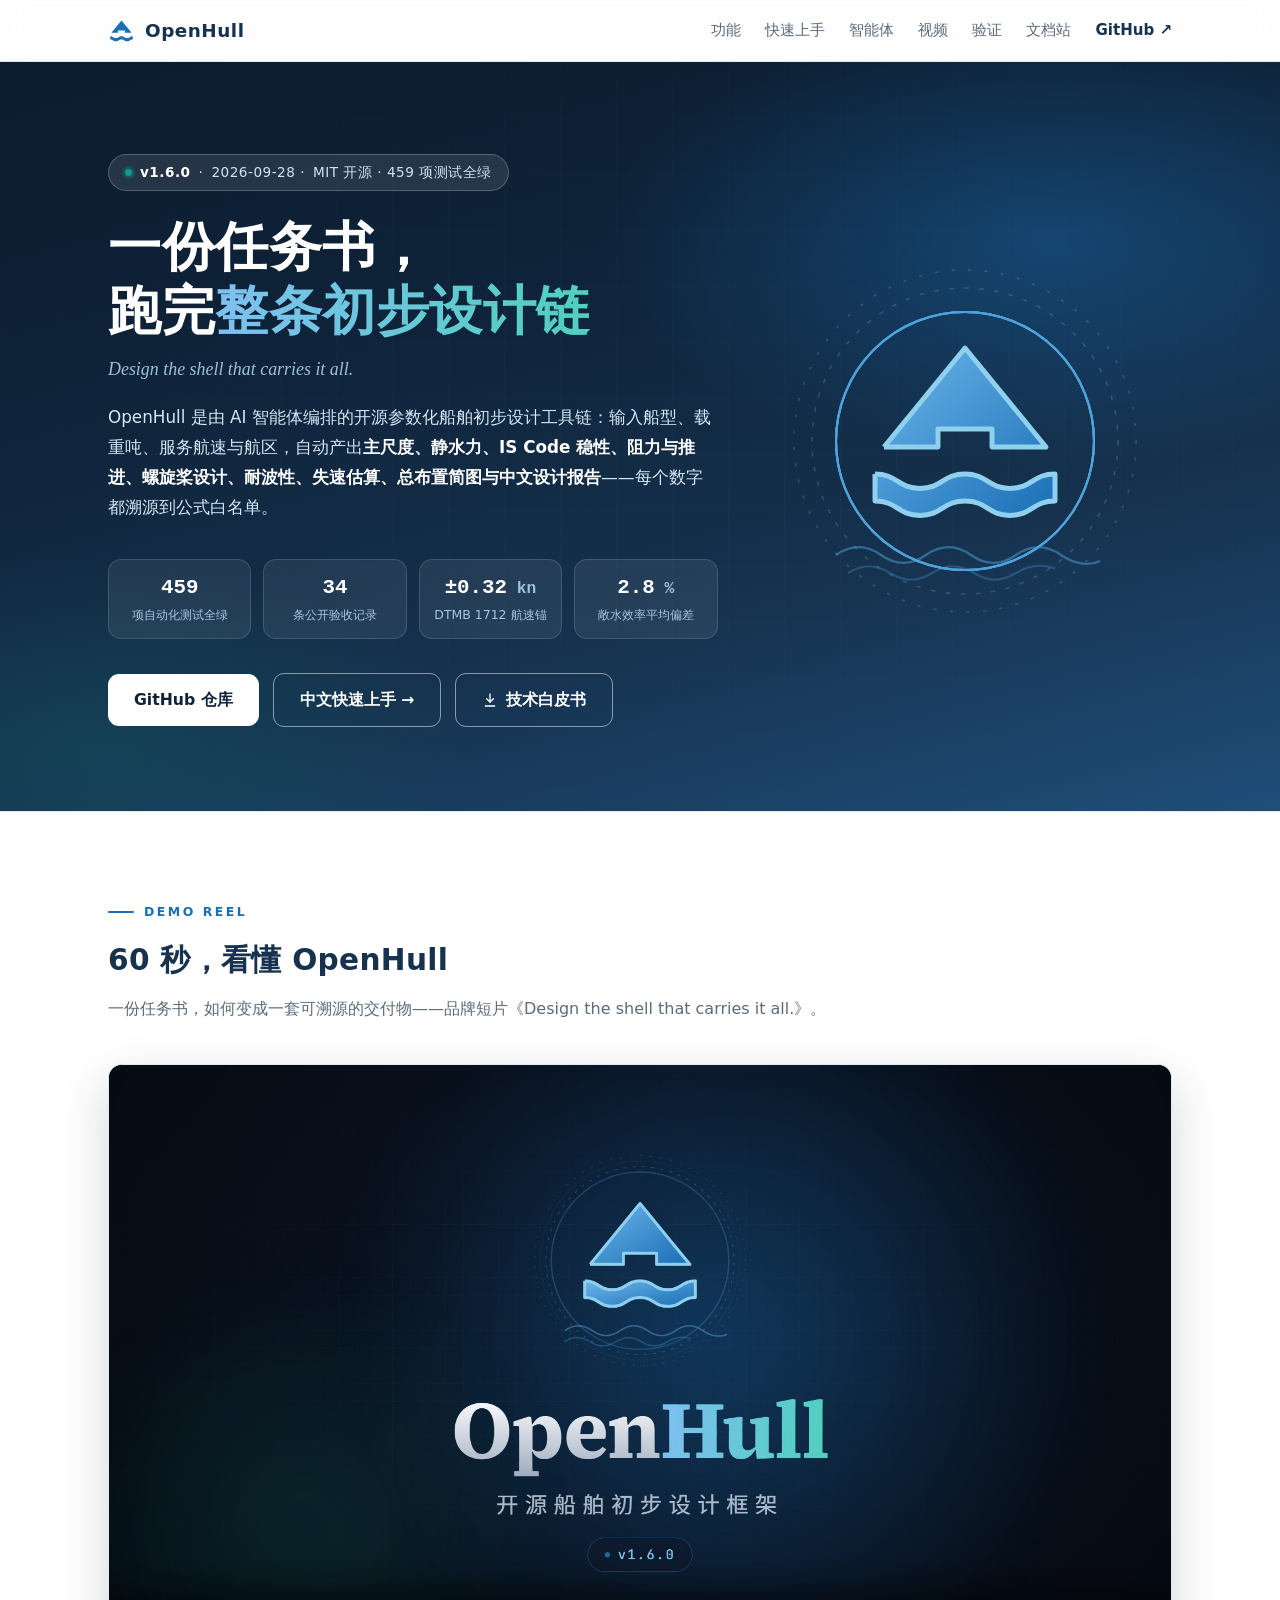
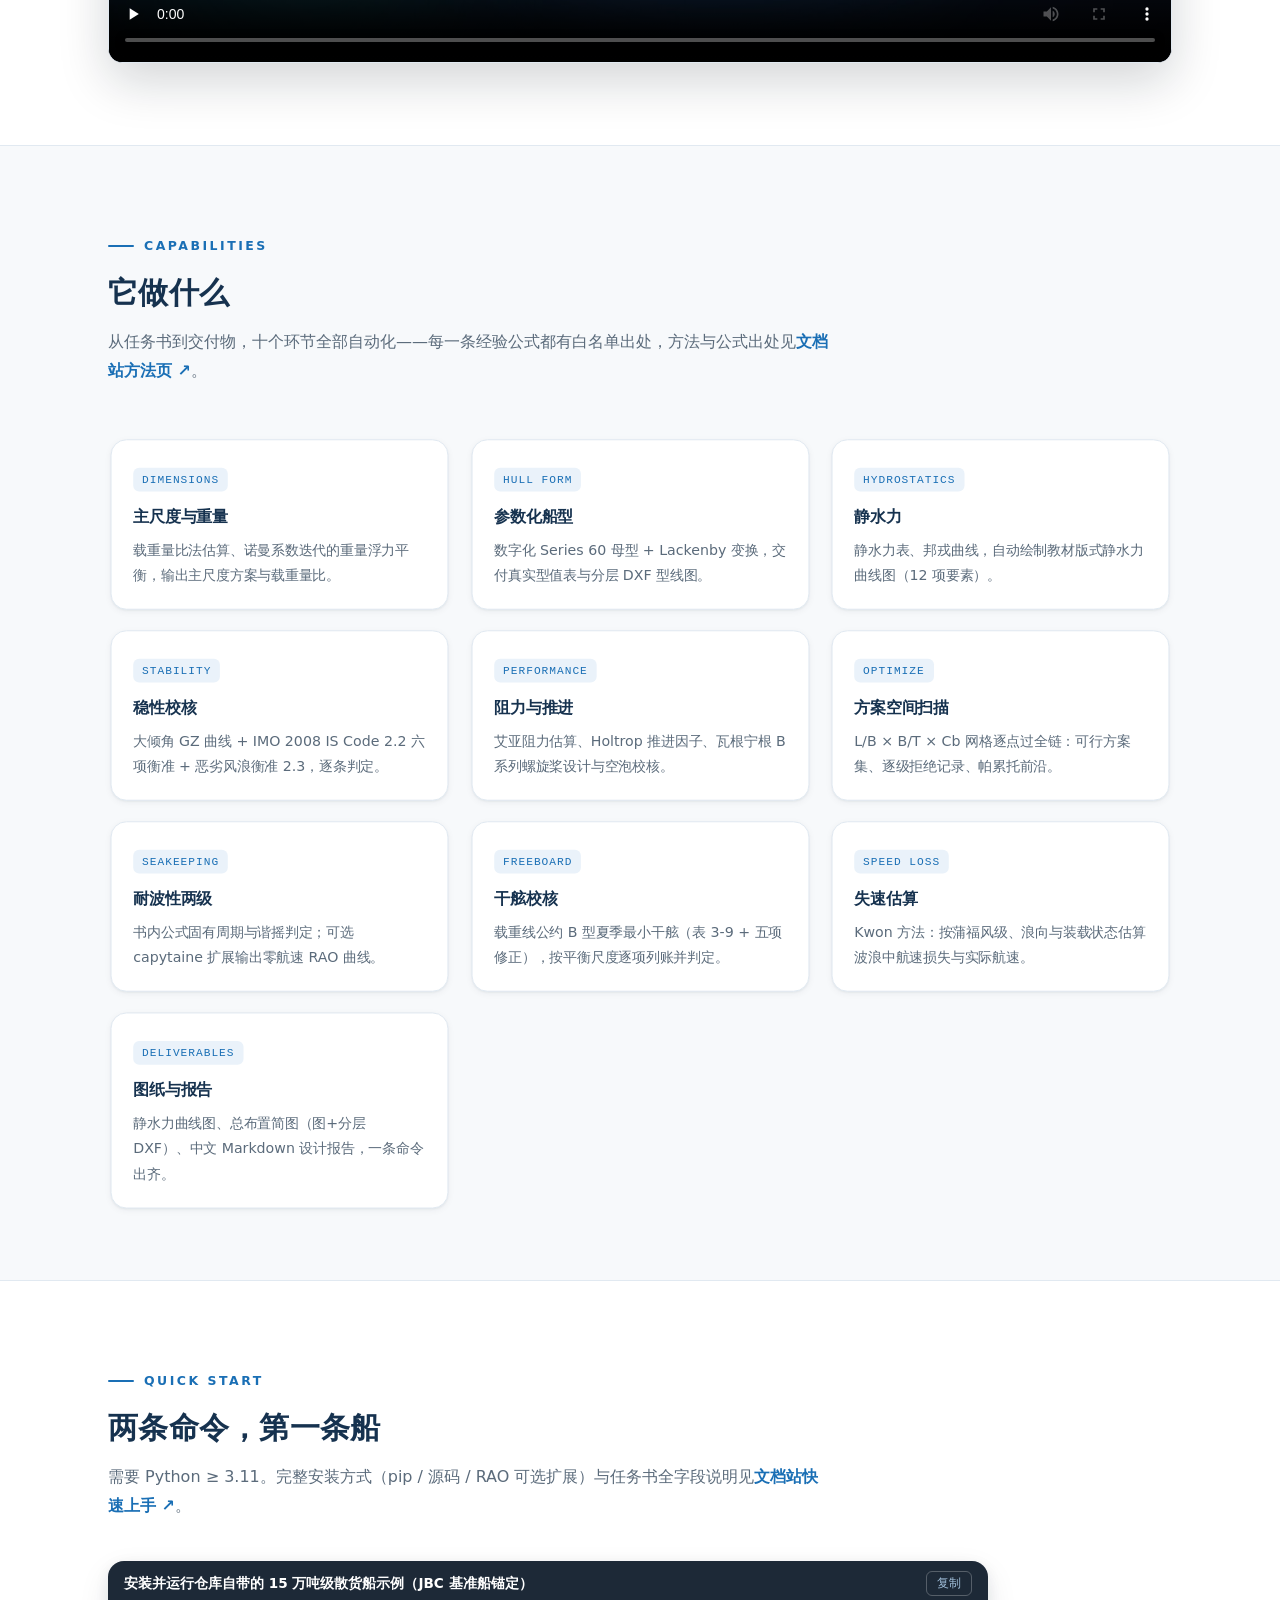
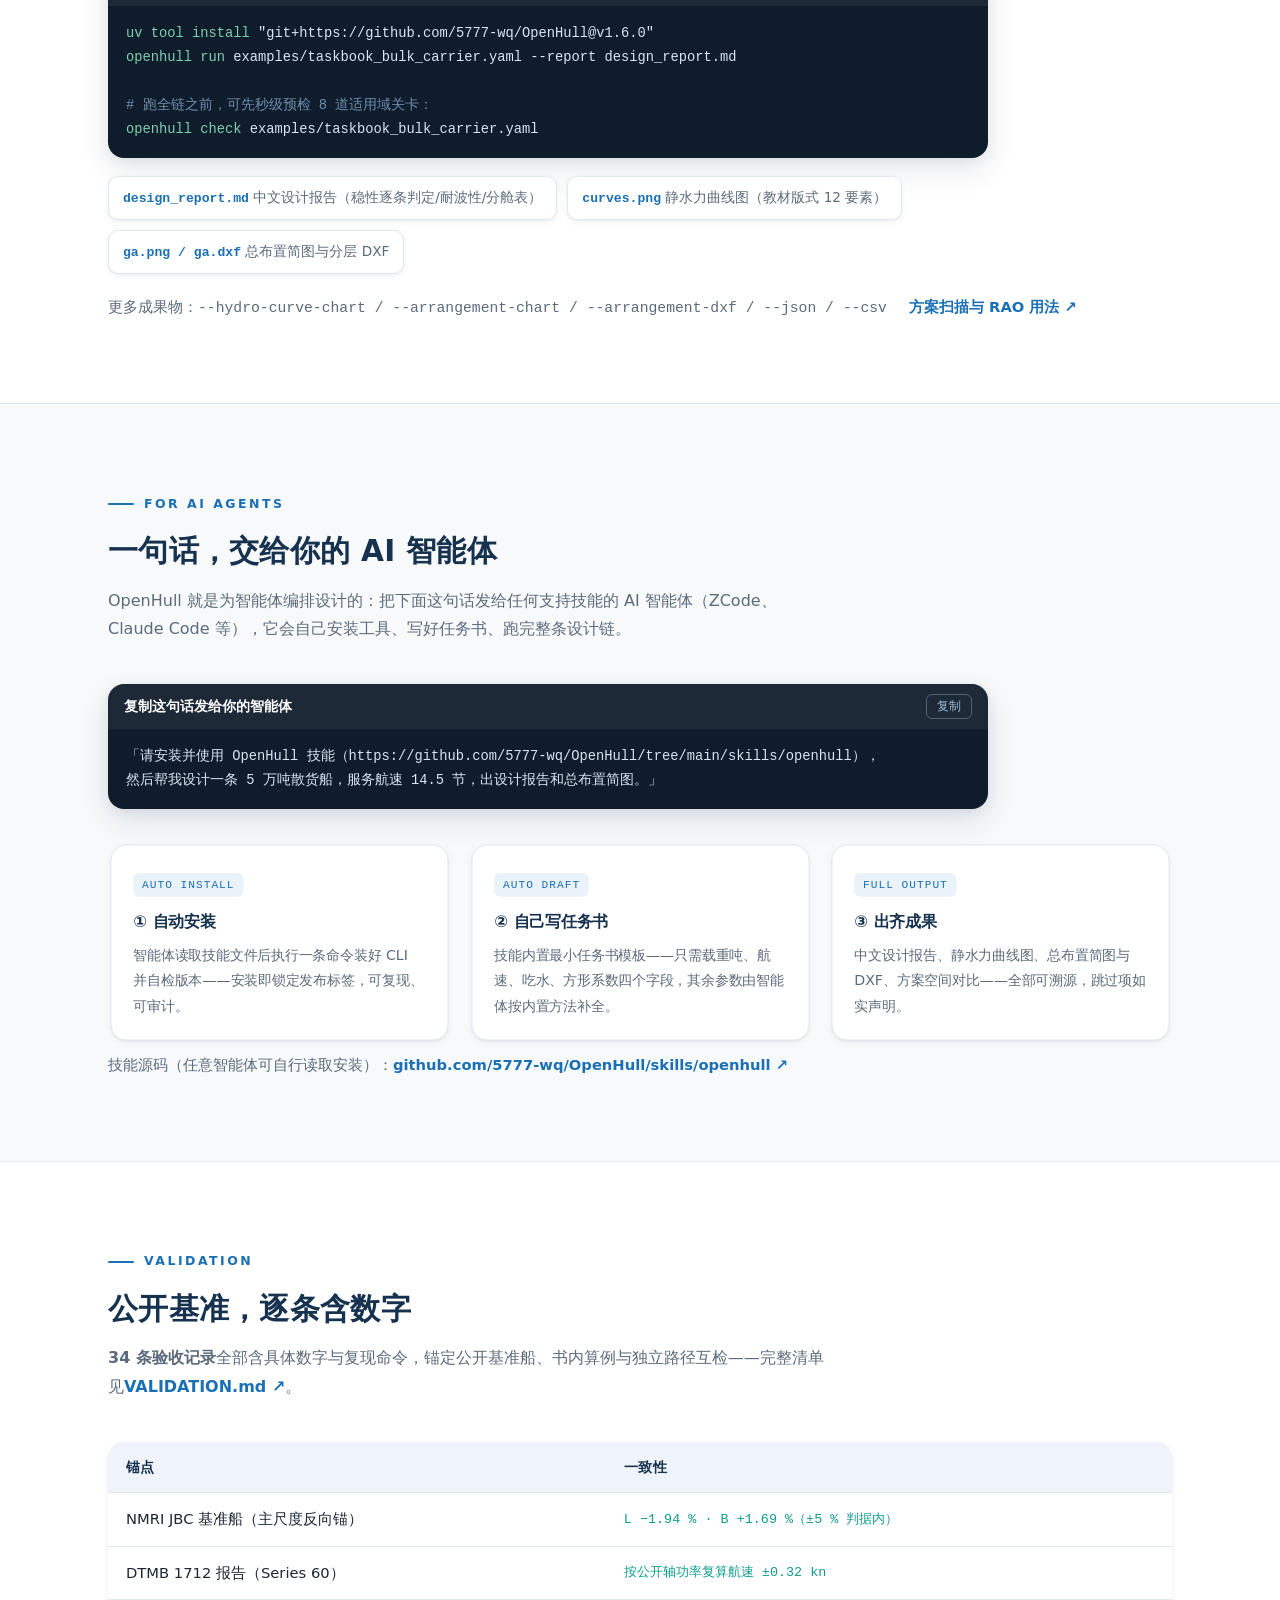
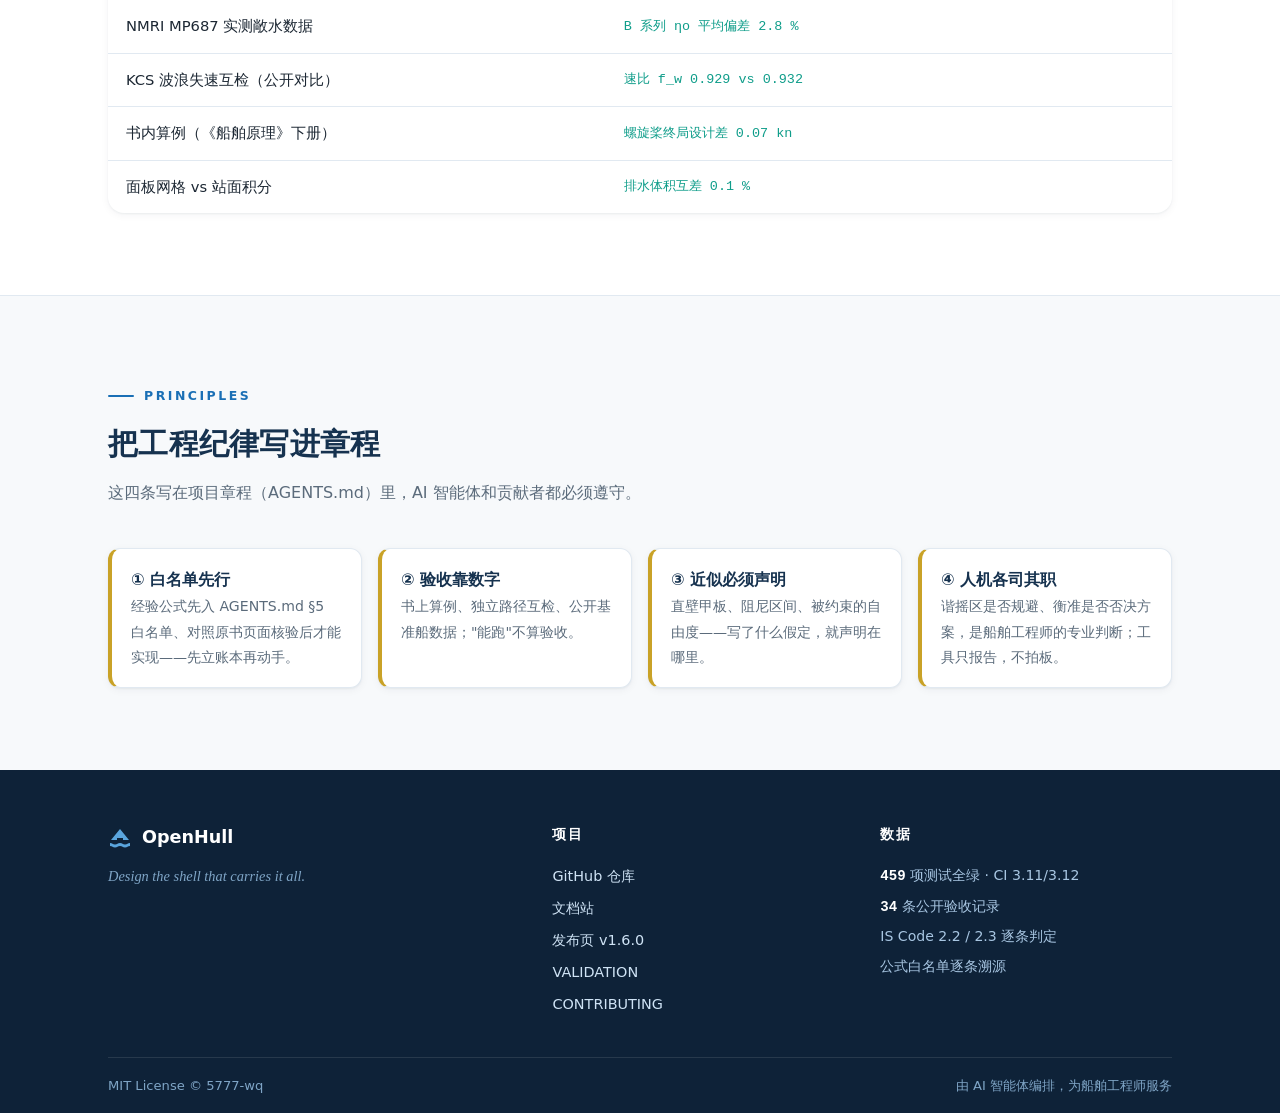
<file: index.html>
<!DOCTYPE html>
<html lang="zh-CN">
<head>
<meta charset="UTF-8">
<meta name="viewport" content="width=device-width, initial-scale=1.0">
<title>OpenHull — 开源参数化船舶初步设计工具链</title>
<meta name="description" content="OpenHull：由 AI 智能体编排的开源参数化船舶初步设计工具链。一份任务书，自动产出主尺度、静水力、IS Code 稳性、阻力推进、螺旋桨、耐波性、失速估算、图纸与中文设计报告——每个数字可溯源。">
<meta property="og:title" content="OpenHull — 开源参数化船舶初步设计工具链">
<meta property="og:description" content="一份任务书，自动产出主尺度、静水力、稳性、干舷、性能、耐波性、图纸与中文设计报告。v1.6.0 已发布，459 项测试全绿。">
<meta property="og:type" content="website">
<meta name="theme-color" content="#0e2238">
<link rel="icon" href="data:image/svg+xml,%3Csvg xmlns='http://www.w3.org/2000/svg' viewBox='0 0 24 24'%3E%3Cpath fill='%231a6fb5' d='M2 17c2.5 0 2.5 1.6 5 1.6S9.5 17 12 17s2.5 1.6 5 1.6S19.5 17 22 17v3c-2.5 0-2.5 1.6-5 1.6S14.5 20 12 20s-2.5 1.6-5 1.6S4.5 20 2 20v-3zM3 14l9-11 9 11h-6v-2h-6v2H3z'/%3E%3C/svg%3E">
<style>
  :root{
    --navy:#16324f; --navy-deep:#0e2238; --navy2:#1f4e79;
    --ink:#1c2733; --muted:#5b6b7b;
    --bg:#f7f9fb; --card:#ffffff; --line:#e1e9f1;
    --accent:#1a6fb5; --accent-soft:#eaf2fa;
    --accent2:#0f9d8a; --gold:#c9a227;
    --code-bg:#0f1c2b; --code-ink:#d8e6f3;
    --radius:16px;
    --shadow-sm:0 1px 2px rgba(14,34,56,.05),0 2px 8px rgba(14,34,56,.05);
    --shadow-md:0 4px 14px rgba(14,34,56,.08),0 12px 32px rgba(14,34,56,.09);
    --mono:ui-monospace,'Cascadia Code',Consolas,'Courier New',monospace;
    --ease:cubic-bezier(.38,.7,.125,1);
  }
  *{margin:0;padding:0;box-sizing:border-box}
  html{scroll-behavior:smooth}
  body{font-family:"Source Han Sans SC","Noto Sans SC","Microsoft YaHei","PingFang SC",system-ui,-apple-system,sans-serif;color:var(--ink);background:var(--bg);line-height:1.8;-webkit-font-smoothing:antialiased}
  .wrap{max-width:1120px;margin:0 auto;padding:0 28px}
  .mono{font-family:var(--mono)}

  /* ---- scroll progress ---- */
  #progress{position:fixed;top:0;left:0;height:2.5px;width:0;z-index:99;
    background:linear-gradient(90deg,var(--accent),var(--accent2));border-radius:0 2px 2px 0}

  /* ---- nav ---- */
  .nav{position:sticky;top:0;z-index:50;background:rgba(255,255,255,.86);backdrop-filter:blur(12px);border-bottom:1px solid var(--line)}
  .nav__in{max-width:1120px;margin:0 auto;padding:14px 28px;display:flex;align-items:center;gap:28px}
  .brand{display:flex;align-items:center;gap:10px;text-decoration:none;color:var(--navy);font-weight:800;font-size:1.15rem;letter-spacing:.5px}
  .brand svg{width:27px;height:27px;color:var(--accent);transition:transform .5s var(--ease)}
  .brand:hover svg{transform:translateY(-2px) rotate(-4deg)}
  .nav__links{margin-left:auto;display:flex;gap:24px;flex-wrap:wrap}
  .nav__links a{position:relative;text-decoration:none;color:var(--muted);font-size:.94rem;font-weight:500;padding:2px 0;transition:color .2s}
  .nav__links a::after{content:"";position:absolute;left:0;bottom:-3px;width:0;height:2px;background:var(--accent);border-radius:2px;transition:width .28s var(--ease)}
  .nav__links a:hover{color:var(--navy)}
  .nav__links a:hover::after{width:100%}
  .nav__links a.gh{color:var(--navy);font-weight:700}

  /* ---- hero ---- */
  .hero{background:linear-gradient(165deg,#0b1c2e 0%,var(--navy-deep) 30%,var(--navy) 68%,var(--navy2) 100%);color:#fff;position:relative;overflow:hidden}
  .hero__grid-bg{position:absolute;inset:0;opacity:.35;pointer-events:none;
    background-image:linear-gradient(rgba(120,170,220,.07) 1px,transparent 1px),linear-gradient(90deg,rgba(120,170,220,.07) 1px,transparent 1px);
    background-size:56px 56px;
    -webkit-mask-image:radial-gradient(75% 90% at 60% 40%,#000 30%,transparent 100%);
            mask-image:radial-gradient(75% 90% at 60% 40%,#000 30%,transparent 100%)}
  .hero::after{content:"";position:absolute;inset:0;pointer-events:none;background:
    radial-gradient(640px 320px at 82% 24%,rgba(26,111,181,.42),transparent 70%),
    radial-gradient(520px 280px at 8% 92%,rgba(15,157,138,.16),transparent 70%)}
  .hero .wrap{position:relative;z-index:2;display:grid;grid-template-columns:minmax(0,1.25fr) minmax(0,.85fr);gap:40px;align-items:center;padding:92px 28px 84px}
  .hero__copy{min-width:0}
  .ver{display:inline-flex;align-items:center;gap:8px;background:rgba(255,255,255,.10);border:1px solid rgba(255,255,255,.22);border-radius:999px;padding:5px 16px;font-size:.85rem;letter-spacing:.5px;color:#cfe3f5}
  .ver b{color:#fff}
  .ver .dot{width:7px;height:7px;border-radius:50%;background:var(--accent2);box-shadow:0 0 0 3px rgba(15,157,138,.25)}
  .hero h1{font-size:clamp(2.1rem,4.6vw,3.3rem);line-height:1.22;margin:24px 0 10px;font-weight:900;letter-spacing:.01em}
  .hero h1 em{font-style:normal;background:linear-gradient(92deg,#7fc0f2,#4fd0bd);-webkit-background-clip:text;background-clip:text;color:transparent}
  .hero .slogan{font-family:Georgia,'Times New Roman',serif;font-style:italic;font-size:1.12rem;color:#9dc0de;margin-bottom:16px}
  .hero p.lead{max-width:640px;font-size:1.05rem;color:#d5e6f4}
  .hero p.lead b{color:#fff}
  .stats{display:grid;grid-template-columns:repeat(4,1fr);gap:12px;margin-top:36px;max-width:700px}
  .stat{background:rgba(255,255,255,.07);border:1px solid rgba(255,255,255,.14);border-radius:13px;padding:15px 10px 12px;text-align:center;transition:transform .2s cubic-bezier(0,0,.2,1),background .2s cubic-bezier(0,0,.2,1)}
  .stat:hover{transform:translateY(-3px);background:rgba(255,255,255,.12)}
  .stat b{display:block;font-size:1.3rem;color:#fff;font-family:var(--mono);line-height:1.25;white-space:nowrap}
  .stat b i{font-style:normal;font-size:.78em;color:#9dc0de}
  .stat > span{font-size:.78rem;color:#a8c6e2;display:block;margin-top:3px}
  .cta{margin-top:34px;display:flex;gap:14px;flex-wrap:wrap;align-items:center}
  .btn{position:relative;display:inline-flex;align-items:center;gap:8px;padding:12px 26px;border-radius:11px;text-decoration:none;font-weight:700;font-size:.98rem;transition:transform .2s cubic-bezier(0,0,.2,1),box-shadow .2s cubic-bezier(0,0,.2,1),background .2s cubic-bezier(0,0,.2,1)}
  .btn svg{width:16px;height:16px;flex:none}
  /* Telegram 按压律：按下瞬时着色（HighlightableButton），松开才走过渡 */
  .btn:active{transform:scale(.97);transition:none}
  .btn--primary{background:#fff;color:var(--navy-deep);overflow:hidden}
  .btn--primary:hover{transform:translateY(-2px);box-shadow:0 10px 28px rgba(0,0,0,.32)}
  .btn--primary::after{content:"";position:absolute;top:0;left:-80%;width:50%;height:100%;background:linear-gradient(100deg,transparent,rgba(26,111,181,.18),transparent);transform:skewX(-18deg);transition:left .6s var(--ease)}
  .btn--primary:hover::after{left:130%}
  .btn--ghost{border:1.5px solid rgba(255,255,255,.5);color:#fff}
  .btn--ghost:hover{background:rgba(255,255,255,.12);transform:translateY(-2px)}
  .hero__emblem{position:relative;display:flex;justify-content:center;min-width:0}
  .hero__emblem svg{width:min(100%,360px);height:auto;overflow:visible}
  .ring{fill:none;stroke:#7fb2dd;opacity:.28}
  .ring--1{animation:spin 46s linear infinite;transform-origin:center}
  .ring--2{animation:spin 70s linear infinite reverse;transform-origin:center}
  @keyframes spin{to{transform:rotate(360deg)}}
  .mark-fill{fill:url(#markGrad)}
  .mark-stroke{fill:none;stroke:#8fd0ef;stroke-width:.55;stroke-linejoin:round;
    stroke-dasharray:120;stroke-dashoffset:120;animation:draw 2.4s var(--ease) .3s forwards}
  @keyframes draw{to{stroke-dashoffset:0}}
  .mark-fill{opacity:0;animation:fadein 1.2s ease 1.6s forwards}
  @keyframes fadein{to{opacity:1}}
  .float{animation:float 7s ease-in-out infinite;transform-origin:center}
  @keyframes float{0%,100%{transform:translateY(0)}50%{transform:translateY(-10px)}}
  .ripple{fill:none;stroke:#4fa3dd;transform-origin:center;animation:ripple 4.5s ease-out infinite}
  .ripple--2{animation-delay:1.5s}
  .ripple--3{animation-delay:3s}
  @keyframes ripple{0%{transform:scale(.82);opacity:.45}70%{opacity:0}100%{transform:scale(1.28);opacity:0}}
  .wave-line{stroke:#4fa3dd;fill:none;opacity:.5;animation:drift 9s ease-in-out infinite}
  .wave-line--2{animation-delay:-4.5s;opacity:.3}
  @keyframes drift{0%,100%{transform:translateX(0)}50%{transform:translateX(9px)}}

  /* ---- promo video ---- */
  .promovid{max-width:1100px;margin:36px auto 0;border-radius:14px;overflow:hidden;
    border:1px solid var(--line);background:#0a0d13;
    box-shadow:0 18px 50px rgba(10,20,35,.18)}
  .promovid video{display:block;width:100%;height:auto}

  /* ---- sections ---- */
  section{padding:82px 0}
  section.alt{background:#fff;border-top:1px solid var(--line);border-bottom:1px solid var(--line)}
  .sec__head{margin-bottom:40px}
  .kicker{display:inline-flex;align-items:center;gap:10px;font-size:.78rem;letter-spacing:2.5px;color:var(--accent);font-weight:800;margin-bottom:10px}
  .kicker::before{content:"";width:26px;height:2px;background:var(--accent);border-radius:2px}
  .sec__title{font-size:1.85rem;font-weight:900;color:var(--navy);margin-bottom:8px;letter-spacing:.01em}
  .sec__sub{color:var(--muted);max-width:720px}
  .sec__sub a{color:var(--accent);text-decoration:none;font-weight:600}
  .sec__sub a:hover{text-decoration:underline}

  /* ---- features ---- */
  .grid{display:grid;grid-template-columns:repeat(auto-fit,minmax(300px,1fr));gap:18px}
  .card{position:relative;background:var(--card);border:1px solid var(--line);border-radius:var(--radius);padding:24px 22px 20px;box-shadow:var(--shadow-sm);transition:transform .2s cubic-bezier(0,0,.2,1),box-shadow .2s cubic-bezier(0,0,.2,1)}
  .card:active{transition:none}
  .card::before{content:"";position:absolute;top:-1px;left:22px;right:100%;height:2.5px;background:linear-gradient(90deg,var(--accent),var(--accent2));border-radius:2px;transition:right .45s var(--ease)}
  .card:hover{transform:translateY(-4px);box-shadow:var(--shadow-md)}
  .card:hover::before{right:22px}
  .card h3{font-size:1.03rem;color:var(--navy);margin-bottom:6px}
  .card p{font-size:.9rem;color:var(--muted)}
  .card .tag{display:inline-block;font-family:var(--mono);font-size:.71rem;letter-spacing:1px;background:var(--accent-soft);color:var(--accent);border-radius:6px;padding:2px 9px;margin-bottom:11px}

  /* ---- quickstart ---- */
  .steps{display:grid;gap:16px;max-width:880px}
  .step{background:var(--code-bg);border-radius:var(--radius);overflow:hidden;box-shadow:var(--shadow-md)}
  .step__head{display:flex;align-items:center;justify-content:space-between;padding:10px 16px;background:rgba(255,255,255,.06);color:#9fbdd8;font-size:.85rem}
  .step__head b{color:#fff}
  .copy{border:1px solid rgba(255,255,255,.25);background:transparent;color:#9fbdd8;border-radius:6px;padding:3px 10px;font-size:.75rem;cursor:pointer;transition:.2s}
  .copy:hover{color:#fff;border-color:#fff}
  .step pre{padding:16px 18px;overflow-x:auto;font-family:var(--mono);font-size:.86rem;line-height:1.75;color:var(--code-ink)}
  .c{color:#6f8fae}
  .o{color:#7fd0b0}
  .outrow{display:flex;gap:10px;flex-wrap:wrap;margin-top:18px;max-width:880px}
  .outchip{background:#fff;border:1px solid var(--line);border-radius:10px;padding:8px 14px;font-size:.85rem;color:var(--muted);box-shadow:var(--shadow-sm)}
  .outchip .mono{color:var(--accent);font-weight:700;font-size:.82rem}
  .linkrow{margin-top:20px;font-size:.92rem;color:var(--muted);display:flex;gap:22px;flex-wrap:wrap}
  .linkrow a{color:var(--accent);text-decoration:none;font-weight:600}
  .linkrow a:hover{text-decoration:underline}

  /* ---- agent ---- */
  .agent-note{margin-top:22px;font-size:.92rem;color:var(--muted)}
  .agent-note a{color:var(--accent);font-weight:600;text-decoration:none}
  .agent-note a:hover{text-decoration:underline}

  /* ---- validation ---- */
  table{width:100%;border-collapse:collapse;background:var(--card);border-radius:var(--radius);overflow:hidden;font-size:.92rem;box-shadow:var(--shadow-sm)}
  th,td{padding:13px 18px;text-align:left;border-bottom:1px solid var(--line)}
  th{background:#eef4f9;color:var(--navy);font-weight:800;font-size:.86rem;letter-spacing:.03em}
  tbody tr{transition:background .2s}
  tbody tr:hover{background:#f4f9fd}
  tbody tr:last-child td{border-bottom:none}
  td:last-child{font-family:var(--mono);font-size:.84rem;color:var(--accent2);white-space:nowrap}
  @media (max-width:720px){td:last-child{white-space:normal}}

  /* ---- principles ---- */
  .pills{display:grid;grid-template-columns:repeat(auto-fit,minmax(240px,1fr));gap:16px}
  .pill{background:var(--card);border:1px solid var(--line);border-left:4px solid var(--gold);border-radius:12px;padding:17px 19px;box-shadow:var(--shadow-sm);transition:transform .3s var(--ease),box-shadow .3s var(--ease)}
  .pill:hover{transform:translateY(-3px);box-shadow:var(--shadow-md)}
  .pill b{color:var(--navy)}
  .pill p{font-size:.88rem;color:var(--muted)}

  /* ---- footer ---- */
  footer{background:var(--navy-deep);color:#a8c6e2;padding:52px 0 0;font-size:.9rem}
  footer .cols{display:grid;grid-template-columns:1.4fr 1fr 1fr;gap:36px;padding-bottom:36px}
  footer h4{color:#fff;font-size:.86rem;letter-spacing:1.5px;margin-bottom:14px;font-weight:800}
  footer .fbrand{display:flex;align-items:center;gap:10px;color:#fff;font-weight:800;font-size:1.1rem;margin-bottom:10px}
  footer .fbrand svg{width:24px;height:24px;color:#5aa5dd}
  footer .slogan{font-family:Georgia,serif;font-style:italic;font-size:.9rem;color:#7fa5c6}
  footer a{color:#cfe3f5;text-decoration:none;display:block;padding:3px 0;transition:color .2s}
  footer a:hover{color:#fff}
  footer .facts{font-size:.88rem;line-height:2.1}
  footer .facts b{color:#fff;font-family:var(--mono)}
  footer .bar{border-top:1px solid rgba(255,255,255,.1);padding:16px 0;display:flex;justify-content:space-between;gap:14px;flex-wrap:wrap;font-size:.82rem;color:#7fa5c6}

  /* ---- reveal / motion ---- */
  .js .reveal{opacity:0;transform:translateY(18px);transition:opacity .55s var(--ease),transform .55s var(--ease)}
  .js .reveal.on{opacity:1;transform:none}
  /* Telegram 卡片入场律：0.4-0.5s 招牌曲线 + 轻缩放（grid 内元素） */
  .js :is(.card,.stat).reveal{transform:translateY(12px) scale(.985);transition-duration:.5s}
  .hero .up{opacity:0;transform:translateY(16px);animation:heroUp .7s var(--ease) forwards}
  @keyframes heroUp{to{opacity:1;transform:none}}

  @media (prefers-reduced-motion:reduce){
    *,*::before,*::after{animation:none!important;transition:none!important}
    .js .reveal{opacity:1;transform:none}
    .hero .up{opacity:1;transform:none}
    .mark-stroke{stroke-dashoffset:0}.mark-fill{opacity:1}
  }
  @media (max-width:900px){
    .hero .wrap{grid-template-columns:1fr;padding:64px 24px 56px}
    .hero__emblem{order:-1}
    .hero__emblem svg{width:min(58vw,220px)}
    .stats{grid-template-columns:repeat(2,1fr)}
    .ver{font-size:.76rem;padding:4px 12px}
    .ver-date{display:none}
    footer .cols{grid-template-columns:1fr;gap:22px}
  }
  @media (max-width:720px){.nav__links{display:none}}
</style>
</head>
<body id="top">
<div id="progress"></div>

<nav class="nav">
  <div class="nav__in">
    <a class="brand" href="#top" aria-label="OpenHull">
      <svg viewBox="0 0 24 24" fill="currentColor" aria-hidden="true"><path d="M2 17c2.5 0 2.5 1.6 5 1.6S9.5 17 12 17s2.5 1.6 5 1.6S19.5 17 22 17v3c-2.5 0-2.5 1.6-5 1.6S14.5 20 12 20s-2.5 1.6-5 1.6S4.5 20 2 20v-3zM3 14l9-11 9 11h-6v-2h-6v2H3z"/></svg>
      OpenHull
    </a>
    <div class="nav__links">
      <a href="#features">功能</a>
      <a href="#quickstart">快速上手</a>
      <a href="#agent">智能体</a>
      <a href="#promo">视频</a>
      <a href="#validation">验证</a>
      <a href="https://5777-wq.github.io/OpenHull/" target="_blank" rel="noopener">文档站</a>
      <a class="gh" href="https://github.com/5777-wq/OpenHull" target="_blank" rel="noopener">GitHub ↗</a>
    </div>
  </div>
</nav>

<header class="hero">
  <div class="hero__grid-bg"></div>
  <div class="wrap">
    <div class="hero__copy">
      <span class="ver up" style="animation-delay:.05s"><span class="dot"></span><b>v1.6.0</b> · <span class="ver-date">2026-09-28 ·</span> MIT 开源 · 459 项测试全绿</span>
      <h1 class="up" style="animation-delay:.15s">一份任务书，<br>跑完<em>整条初步设计链</em></h1>
      <p class="slogan up" style="animation-delay:.25s">Design the shell that carries it all.</p>
      <p class="lead up" style="animation-delay:.35s">OpenHull 是由 AI 智能体编排的开源参数化船舶初步设计工具链：输入船型、载重吨、服务航速与航区，自动产出<b>主尺度、静水力、IS Code 稳性、阻力与推进、螺旋桨设计、耐波性、失速估算、总布置简图与中文设计报告</b>——每个数字都溯源到公式白名单。</p>
      <div class="stats up" style="animation-delay:.45s">
        <div class="stat"><b><span data-count="459">459</span></b><span>项自动化测试全绿</span></div>
        <div class="stat"><b><span data-count="34">34</span></b><span>条公开验收记录</span></div>
        <div class="stat"><b>±<span data-count="0.32" data-decimals="2">0.32</span><i> kn</i></b><span>DTMB 1712 航速锚</span></div>
        <div class="stat"><b><span data-count="2.8" data-decimals="1">2.8</span><i> %</i></b><span>敞水效率平均偏差</span></div>
      </div>
      <div class="cta up" style="animation-delay:.55s">
        <a class="btn btn--primary" href="https://github.com/5777-wq/OpenHull" target="_blank" rel="noopener">GitHub 仓库</a>
        <a class="btn btn--ghost" href="https://5777-wq.github.io/OpenHull/quickstart-zh/" target="_blank" rel="noopener">中文快速上手 →</a>
        <a class="btn btn--ghost" href="openhull-whitepaper-zh.pdf" download="OpenHull-技术白皮书-v1.6.0.pdf"><svg viewBox="0 0 24 24" fill="none" stroke="currentColor" stroke-width="2" stroke-linecap="round" stroke-linejoin="round" aria-hidden="true"><path d="M12 3v12"/><path d="m7 10 5 5 5-5"/><path d="M5 21h14"/></svg>技术白皮书</a>
      </div>
    </div>
    <div class="hero__emblem up" style="animation-delay:.3s" aria-hidden="true">
      <svg viewBox="0 0 240 240">
        <defs>
          <linearGradient id="markGrad" x1="0" y1="0" x2="1" y2="1">
            <stop offset="0" stop-color="#6db6ec"/><stop offset="1" stop-color="#1a6fb5"/>
          </linearGradient>
        </defs>
        <circle class="ripple" cx="120" cy="120" r="86" stroke-width="1.4"/>
        <circle class="ripple ripple--2" cx="120" cy="120" r="86" stroke-width="1.4"/>
        <circle class="ripple ripple--3" cx="120" cy="120" r="86" stroke-width="1.4"/>
        <circle class="ring ring--1" cx="120" cy="120" r="102" stroke-width="1" stroke-dasharray="3 7"/>
        <circle class="ring ring--2" cx="120" cy="120" r="114" stroke-width="1" stroke-dasharray="2 9" opacity=".2"/>
        <g class="float">
          <path class="mark-fill" transform="translate(48 40) scale(6)" d="M2 17c2.5 0 2.5 1.6 5 1.6S9.5 17 12 17s2.5 1.6 5 1.6S19.5 17 22 17v3c-2.5 0-2.5 1.6-5 1.6S14.5 20 12 20s-2.5 1.6-5 1.6S4.5 20 2 20v-3zM3 14l9-11 9 11h-6v-2h-6v2H3z"/>
          <path class="mark-stroke" transform="translate(48 40) scale(6)" d="M2 17c2.5 0 2.5 1.6 5 1.6S9.5 17 12 17s2.5 1.6 5 1.6S19.5 17 22 17v3c-2.5 0-2.5 1.6-5 1.6S14.5 20 12 20s-2.5 1.6-5 1.6S4.5 20 2 20v-3zM3 14l9-11 9 11h-6v-2h-6v2H3z"/>
        </g>
        <path class="wave-line" stroke-width="1.6" d="M34 196c10-7 20-7 30 0s20 7 30 0 20-7 30 0 20 7 30 0 20-7 30 0 20 7 26 4"/>
        <path class="wave-line wave-line--2" stroke-width="1.4" d="M42 208c10-6 18-6 28 0s18 6 28 0 18-6 28 0 18 6 28 0 18-6 26-3"/>
      </svg>
    </div>
  </div>
</header>

<section id="promo" class="alt">
  <div class="wrap">
    <div class="sec__head">
      <span class="kicker">DEMO REEL</span>
      <h2 class="sec__title">60 秒，看懂 OpenHull</h2>
      <p class="sec__sub">一份任务书，如何变成一套可溯源的交付物——品牌短片《Design the shell that carries it all.》。</p>
    </div>
    <div class="promovid">
      <video controls preload="none" playsinline
             poster="openhull-promo-poster.jpg"
             src="openhull-promo.mp4"
             aria-label="OpenHull 品牌宣传片（58.5 秒，含配乐）"></video>
    </div>
  </div>
</section>

<section id="features">
  <div class="wrap">
    <div class="sec__head">
      <span class="kicker">CAPABILITIES</span>
      <h2 class="sec__title">它做什么</h2>
      <p class="sec__sub">从任务书到交付物，十个环节全部自动化——每一条经验公式都有白名单出处，方法与公式出处见<a href="https://5777-wq.github.io/OpenHull/methods-zh/" target="_blank" rel="noopener">文档站方法页 ↗</a>。</p>
    </div>
    <div class="grid">
      <div class="card"><span class="tag">DIMENSIONS</span><h3>主尺度与重量</h3><p>载重量比法估算、诺曼系数迭代的重量浮力平衡，输出主尺度方案与载重量比。</p></div>
      <div class="card"><span class="tag">HULL FORM</span><h3>参数化船型</h3><p>数字化 Series 60 母型 + Lackenby 变换，交付真实型值表与分层 DXF 型线图。</p></div>
      <div class="card"><span class="tag">HYDROSTATICS</span><h3>静水力</h3><p>静水力表、邦戎曲线，自动绘制教材版式静水力曲线图（12 项要素）。</p></div>
      <div class="card"><span class="tag">STABILITY</span><h3>稳性校核</h3><p>大倾角 GZ 曲线 + IMO 2008 IS Code 2.2 六项衡准 + 恶劣风浪衡准 2.3，逐条判定。</p></div>
      <div class="card"><span class="tag">PERFORMANCE</span><h3>阻力与推进</h3><p>艾亚阻力估算、Holtrop 推进因子、瓦根宁根 B 系列螺旋桨设计与空泡校核。</p></div>
      <div class="card"><span class="tag">OPTIMIZE</span><h3>方案空间扫描</h3><p>L/B × B/T × Cb 网格逐点过全链：可行方案集、逐级拒绝记录、帕累托前沿。</p></div>
      <div class="card"><span class="tag">SEAKEEPING</span><h3>耐波性两级</h3><p>书内公式固有周期与谐摇判定；可选 capytaine 扩展输出零航速 RAO 曲线。</p></div>
      <div class="card"><span class="tag">FREEBOARD</span><h3>干舷校核</h3><p>载重线公约 B 型夏季最小干舷（表 3-9 + 五项修正），按平衡尺度逐项列账并判定。</p></div>
      <div class="card"><span class="tag">SPEED LOSS</span><h3>失速估算</h3><p>Kwon 方法：按蒲福风级、浪向与装载状态估算波浪中航速损失与实际航速。</p></div>
      <div class="card"><span class="tag">DELIVERABLES</span><h3>图纸与报告</h3><p>静水力曲线图、总布置简图（图+分层 DXF）、中文 Markdown 设计报告，一条命令出齐。</p></div>
    </div>
  </div>
</section>

<section id="quickstart" class="alt">
  <div class="wrap">
    <div class="sec__head">
      <span class="kicker">QUICK START</span>
      <h2 class="sec__title">两条命令，第一条船</h2>
      <p class="sec__sub">需要 Python ≥ 3.11。完整安装方式（pip / 源码 / RAO 可选扩展）与任务书全字段说明见<a href="https://5777-wq.github.io/OpenHull/quickstart-zh/" target="_blank" rel="noopener">文档站快速上手 ↗</a>。</p>
    </div>
    <div class="steps">
      <div class="step">
        <div class="step__head"><b>安装并运行仓库自带的 15 万吨级散货船示例（JBC 基准船锚定）</b><button class="copy">复制</button></div>
        <pre><span class="o">uv tool install</span> "git+https://github.com/5777-wq/OpenHull@v1.6.0"
<span class="o">openhull run</span> examples/taskbook_bulk_carrier.yaml --report design_report.md

<span class="c"># 跑全链之前，可先秒级预检 8 道适用域关卡：</span>
<span class="o">openhull check</span> examples/taskbook_bulk_carrier.yaml</pre>
      </div>
    </div>
    <div class="outrow">
      <span class="outchip"><span class="mono">design_report.md</span> 中文设计报告（稳性逐条判定/耐波性/分舱表）</span>
      <span class="outchip"><span class="mono">curves.png</span> 静水力曲线图（教材版式 12 要素）</span>
      <span class="outchip"><span class="mono">ga.png / ga.dxf</span> 总布置简图与分层 DXF</span>
    </div>
    <div class="linkrow">
      <span>更多成果物：<span class="mono">--hydro-curve-chart / --arrangement-chart / --arrangement-dxf / --json / --csv</span></span>
      <a href="https://5777-wq.github.io/OpenHull/quickstart-zh/" target="_blank" rel="noopener">方案扫描与 RAO 用法 ↗</a>
    </div>
  </div>
</section>

<section id="agent">
  <div class="wrap">
    <div class="sec__head">
      <span class="kicker">FOR AI AGENTS</span>
      <h2 class="sec__title">一句话，交给你的 AI 智能体</h2>
      <p class="sec__sub">OpenHull 就是为智能体编排设计的：把下面这句话发给任何支持技能的 AI 智能体（ZCode、Claude Code 等），它会自己安装工具、写好任务书、跑完整条设计链。</p>
    </div>
    <div class="steps">
      <div class="step">
        <div class="step__head"><b>复制这句话发给你的智能体</b><button class="copy">复制</button></div>
        <pre>「请安装并使用 OpenHull 技能（https://github.com/5777-wq/OpenHull/tree/main/skills/openhull），
然后帮我设计一条 5 万吨散货船，服务航速 14.5 节，出设计报告和总布置简图。」</pre>
      </div>
    </div>
    <div class="grid" style="margin-top:22px">
      <div class="card"><span class="tag">AUTO INSTALL</span><h3>① 自动安装</h3><p>智能体读取技能文件后执行一条命令装好 CLI 并自检版本——安装即锁定发布标签，可复现、可审计。</p></div>
      <div class="card"><span class="tag">AUTO DRAFT</span><h3>② 自己写任务书</h3><p>技能内置最小任务书模板——只需载重吨、航速、吃水、方形系数四个字段，其余参数由智能体按内置方法补全。</p></div>
      <div class="card"><span class="tag">FULL OUTPUT</span><h3>③ 出齐成果</h3><p>中文设计报告、静水力曲线图、总布置简图与 DXF、方案空间对比——全部可溯源，跳过项如实声明。</p></div>
    </div>
    <p class="agent-note">技能源码（任意智能体可自行读取安装）：<a href="https://github.com/5777-wq/OpenHull/tree/main/skills/openhull" target="_blank" rel="noopener">github.com/5777-wq/OpenHull/skills/openhull ↗</a></p>
  </div>
</section>

<section id="validation" class="alt">
  <div class="wrap">
    <div class="sec__head">
      <span class="kicker">VALIDATION</span>
      <h2 class="sec__title">公开基准，逐条含数字</h2>
      <p class="sec__sub"><b>34 条验收记录</b>全部含具体数字与复现命令，锚定公开基准船、书内算例与独立路径互检——完整清单见<a href="https://github.com/5777-wq/OpenHull/blob/main/VALIDATION.md" target="_blank" rel="noopener">VALIDATION.md ↗</a>。</p>
    </div>
    <table>
      <thead><tr><th>锚点</th><th>一致性</th></tr></thead>
      <tbody>
        <tr><td>NMRI JBC 基准船（主尺度反向锚）</td><td>L −1.94 % · B +1.69 %（±5 % 判据内）</td></tr>
        <tr><td>DTMB 1712 报告（Series 60）</td><td>按公开轴功率复算航速 ±0.32 kn</td></tr>
        <tr><td>NMRI MP687 实测敞水数据</td><td>B 系列 ηo 平均偏差 2.8 %</td></tr>
        <tr><td>KCS 波浪失速互检（公开对比）</td><td>速比 f_w 0.929 vs 0.932</td></tr>
        <tr><td>书内算例（《船舶原理》下册）</td><td>螺旋桨终局设计差 0.07 kn</td></tr>
        <tr><td>面板网格 vs 站面积分</td><td>排水体积互差 0.1 %</td></tr>
      </tbody>
    </table>
  </div>
</section>

<section id="principles">
  <div class="wrap">
    <div class="sec__head">
      <span class="kicker">PRINCIPLES</span>
      <h2 class="sec__title">把工程纪律写进章程</h2>
      <p class="sec__sub">这四条写在项目章程（AGENTS.md）里，AI 智能体和贡献者都必须遵守。</p>
    </div>
    <div class="pills">
      <div class="pill"><b>① 白名单先行</b><p>经验公式先入 AGENTS.md §5 白名单、对照原书页面核验后才能实现——先立账本再动手。</p></div>
      <div class="pill"><b>② 验收靠数字</b><p>书上算例、独立路径互检、公开基准船数据；"能跑"不算验收。</p></div>
      <div class="pill"><b>③ 近似必须声明</b><p>直壁甲板、阻尼区间、被约束的自由度——写了什么假定，就声明在哪里。</p></div>
      <div class="pill"><b>④ 人机各司其职</b><p>谐摇区是否规避、衡准是否否决方案，是船舶工程师的专业判断；工具只报告，不拍板。</p></div>
    </div>
  </div>
</section>

<footer>
  <div class="wrap">
    <div class="cols">
      <div>
        <div class="fbrand"><svg viewBox="0 0 24 24" fill="currentColor" aria-hidden="true"><path d="M2 17c2.5 0 2.5 1.6 5 1.6S9.5 17 12 17s2.5 1.6 5 1.6S19.5 17 22 17v3c-2.5 0-2.5 1.6-5 1.6S14.5 20 12 20s-2.5 1.6-5 1.6S4.5 20 2 20v-3zM3 14l9-11 9 11h-6v-2h-6v2H3z"/></svg>OpenHull</div>
        <div class="slogan">Design the shell that carries it all.</div>
      </div>
      <div>
        <h4>项目</h4>
        <a href="https://github.com/5777-wq/OpenHull" target="_blank" rel="noopener">GitHub 仓库</a>
        <a href="https://5777-wq.github.io/OpenHull/" target="_blank" rel="noopener">文档站</a>
        <a href="https://github.com/5777-wq/OpenHull/releases/tag/v1.6.0" target="_blank" rel="noopener">发布页 v1.6.0</a>
        <a href="https://github.com/5777-wq/OpenHull/blob/main/VALIDATION.md" target="_blank" rel="noopener">VALIDATION</a>
        <a href="https://github.com/5777-wq/OpenHull/blob/main/CONTRIBUTING.md" target="_blank" rel="noopener">CONTRIBUTING</a>
      </div>
      <div>
        <h4>数据</h4>
        <div class="facts">
          <b>459</b> 项测试全绿 · CI 3.11/3.12<br>
          <b>34</b> 条公开验收记录<br>
          IS Code 2.2 / 2.3 逐条判定<br>
          公式白名单逐条溯源
        </div>
      </div>
    </div>
    <div class="bar">
      <span>MIT License © 5777-wq</span>
      <span>由 AI 智能体编排，为船舶工程师服务</span>
    </div>
  </div>
</footer>

<script>
  document.documentElement.classList.add('js');
  const reduced = matchMedia('(prefers-reduced-motion: reduce)').matches;

  // scroll progress bar
  const bar = document.getElementById('progress');
  addEventListener('scroll', () => {
    const h = document.documentElement;
    bar.style.width = (h.scrollTop / (h.scrollHeight - h.clientHeight) * 100) + '%';
  }, { passive: true });

  // scroll reveal — observe each hidden element ITSELF (a container-level
  // observer lights up the container while its children stay invisible)
  let ioFired = false;
  const io = new IntersectionObserver(es => {
    ioFired = true;
    es.forEach(e => {
      if (e.isIntersecting) { e.target.classList.add('on'); io.unobserve(e.target); }
    });
  }, { threshold: 0.12 });
  document.querySelectorAll(
    '.grid > .card, .pills > .pill, .outrow > .outchip, table tbody > tr, .steps > .step'
  ).forEach((el, i) => {
    el.classList.add('reveal');
    el.style.transitionDelay = (Math.min(i % 9, 8) * 70) + 'ms';
    io.observe(el);
  });
  document.querySelectorAll('.sec__head, .steps, table, .linkrow, .agent-note').forEach(el => {
    el.classList.add('reveal');
    io.observe(el);
  });
  // safety net: if the observer never fires (old browser, extension),
  // show everything — missing content is worse than missing animation
  setTimeout(() => {
    if (!ioFired) document.querySelectorAll('.reveal').forEach(el => el.classList.add('on'));
  }, 1500);

  // stat count-up — progressive enhancement: the markup already carries the
  // final value, JS only animates from zero; a throttled/hidden tab can never
  // end up showing a wrong number (worst case: it just doesn't animate)
  if (!reduced) {
    const cio = new IntersectionObserver(es => es.forEach(e => {
      if (!e.isIntersecting) return;
      cio.unobserve(e.target);
      const el = e.target, end = parseFloat(el.dataset.count),
            dec = parseInt(el.dataset.decimals || '0', 10), t0 = performance.now();
      const snap = () => { el.textContent = end.toFixed(dec); };
      const tick = now => {
        const p = Math.min((now - t0) / 1300, 1), eased = 1 - Math.pow(1 - p, 3);
        el.textContent = (end * eased).toFixed(dec);
        if (p < 1) requestAnimationFrame(tick); else snap();
      };
      requestAnimationFrame(tick);
      setTimeout(snap, 1600);
    }), { threshold: 0.6 });
    document.querySelectorAll('[data-count]').forEach(el => cio.observe(el));
  }

  // copy buttons
  document.querySelectorAll('.copy').forEach(btn => btn.addEventListener('click', () => {
    const pre = btn.closest('.step').querySelector('pre');
    navigator.clipboard.writeText(pre.innerText).then(() => {
      const old = btn.textContent; btn.textContent = '已复制 ✓';
      setTimeout(() => btn.textContent = old, 1500);
    });
  }));
</script>
</body>
</html>
</file>
